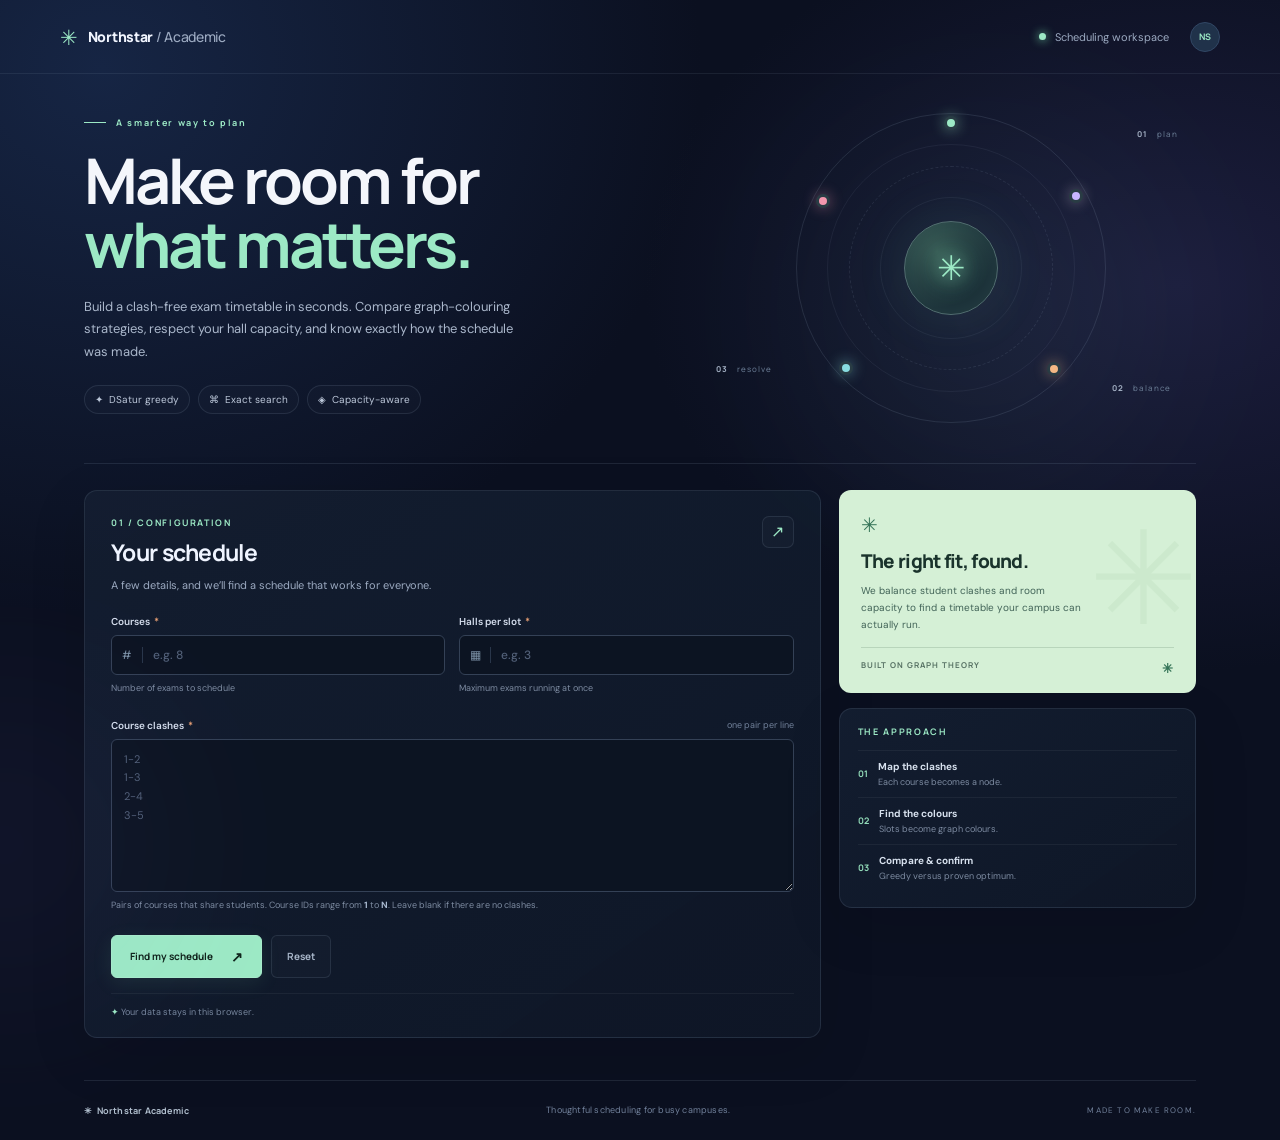
<file: exam-timetable-scheduler/index.html>
<!doctype html>
<html lang="en">
<head>
  <meta charset="UTF-8" />
  <meta name="viewport" content="width=device-width, initial-scale=1.0" />
  <meta name="theme-color" content="#0b1020" />
  <title>Smart Exam Scheduler</title>
  <link rel="preconnect" href="https://fonts.googleapis.com">
  <link rel="preconnect" href="https://fonts.gstatic.com" crossorigin>
  <link href="https://fonts.googleapis.com/css2?family=DM+Sans:wght@400;500;600;700&family=Manrope:wght@400;500;600;700;800&display=swap" rel="stylesheet">
  <link rel="stylesheet" href="static/styles.css" />
</head>
<body>
  <div class="ambient ambient-a"></div><div class="ambient ambient-b"></div>
  <header class="topbar"><a class="brand" href="#"><span class="brand-mark">✳</span><span>Northstar<span class="brand-light"> / Academic</span></span></a><div class="topbar-right"><span class="live-dot"></span><span>Scheduling workspace</span><span class="avatar">NS</span></div></header>
  <main class="page-shell">
    <section class="hero">
      <div class="hero-copy"><div class="eyebrow"><span class="eyebrow-line"></span> A smarter way to plan</div><h1>Make room for<br><span>what matters.</span></h1><p>Build a clash-free exam timetable in seconds. Compare graph-colouring strategies, respect your hall capacity, and know exactly how the schedule was made.</p><div class="hero-tags"><span>✦ &nbsp;DSatur greedy</span><span>⌘ &nbsp;Exact search</span><span>◈ &nbsp;Capacity-aware</span></div></div>
      <div class="hero-art" aria-hidden="true"><div class="orbit orbit-outer"></div><div class="orbit orbit-inner"></div><div class="orbit-node node-a"></div><div class="orbit-node node-b"></div><div class="orbit-node node-c"></div><div class="orbit-node node-d"></div><div class="orbit-node node-e"></div><div class="orbit-core"><span>✳</span></div><div class="art-label art-label-one">01 <span>plan</span></div><div class="art-label art-label-two">02 <span>balance</span></div><div class="art-label art-label-three">03 <span>resolve</span></div></div>
    </section>
    <section class="workspace-grid">
      <aside class="config-card card"><div class="card-heading"><div><div class="section-kicker">01 / CONFIGURATION</div><h2>Your schedule</h2></div><button class="icon-btn" id="sampleBtn" title="Load example data">↗</button></div><p class="section-intro">A few details, and we’ll find a schedule that works for everyone.</p>
        <form id="scheduleForm" novalidate><div class="field-row"><label class="field"><span class="field-label">Courses <span class="required">*</span></span><span class="input-wrap"><span class="input-prefix">#</span><input id="courseCount" type="number" min="1" max="100" step="1" placeholder="e.g. 8" /></span><span class="field-hint">Number of exams to schedule</span><span class="field-error" id="nError"></span></label><label class="field"><span class="field-label">Halls per slot <span class="required">*</span></span><span class="input-wrap"><span class="input-prefix">▦</span><input id="hallCount" type="number" min="1" max="100" step="1" placeholder="e.g. 3" /></span><span class="field-hint">Maximum exams running at once</span><span class="field-error" id="rError"></span></label></div>
          <label class="field clash-field"><span class="field-label">Course clashes <span class="required">*</span><span class="label-aside">one pair per line</span></span><textarea id="clashes" rows="7" placeholder="1-2&#10;1-3&#10;2-4&#10;3-5" spellcheck="false"></textarea><span class="field-hint">Pairs of courses that share students. Course IDs range from <b>1</b> to <b>N</b>. Leave blank if there are no clashes.</span><span class="field-error" id="clashError"></span></label>
          <div class="form-footer"><button class="btn btn-primary" id="generateBtn" type="submit"><span>Find my schedule</span><span class="btn-arrow">↗</span></button><button class="btn btn-quiet" type="reset" id="resetBtn">Reset</button></div>
        </form><div class="privacy-note"><span>✦</span> Your data stays in this browser.</div>
      </aside>
      <aside class="side-stack"><div class="note-card"><div class="note-icon">✳</div><div class="note-title">The right fit, found.</div><p>We balance student clashes and room capacity to find a timetable your campus can actually run.</p><div class="note-rule"></div><div class="note-meta"><span>BUILT ON GRAPH THEORY</span><span>✳</span></div></div><div class="how-card card"><div class="section-kicker">THE APPROACH</div><div class="how-line"><span class="how-number">01</span><div><b>Map the clashes</b><span>Each course becomes a node.</span></div></div><div class="how-line"><span class="how-number">02</span><div><b>Find the colours</b><span>Slots become graph colours.</span></div></div><div class="how-line"><span class="how-number">03</span><div><b>Compare &amp; confirm</b><span>Greedy versus proven optimum.</span></div></div></div></aside>
    </section>
    <div class="error-banner" id="formError" role="alert" hidden></div>
    <section class="results" id="results" hidden>
      <div class="results-header"><div><div class="section-kicker">02 / THE RESULTS</div><h2>Your timetable, <em>at a glance.</em></h2><p class="results-subtitle" id="resultSummary"></p></div><button class="btn btn-secondary" id="editBtn">← Edit configuration</button></div>
      <div class="stats-grid" id="statsGrid"></div>
      <div class="results-grid"><article class="panel comparison-panel"><div class="panel-heading"><div><div class="section-kicker">HEAD-TO-HEAD</div><h3>Algorithm comparison</h3></div><span class="pill pill-violet">Same conflict graph</span></div><div class="table-wrap"><table><thead><tr><th>Algorithm</th><th>Slots</th><th>Time</th><th>Timetable</th><th>Optimal</th><th>vs. exact</th></tr></thead><tbody id="comparisonBody"></tbody></table></div><p class="panel-foot" id="searchNote"></p></article>
        <article class="panel charts-panel"><div class="panel-heading"><div><div class="section-kicker">THE NUMBERS</div><h3>Performance snapshot</h3></div><span class="chart-mark">◒</span></div><div class="chart-box"><div class="chart-title">SLOTS USED <span>fewer is better</span></div><div id="slotChart" class="bar-chart"></div></div><div class="chart-box chart-box-time"><div class="chart-title">EXECUTION TIME <span>milliseconds · log scale</span></div><div id="timeChart" class="bar-chart"></div></div></article></div>
      <div class="panel timetable-panel"><div class="panel-heading"><div><div class="section-kicker">THE SCHEDULE</div><h3>Exams by time slot</h3></div><div class="tab-switch" role="tablist"><button class="tab active" data-view="greedy">DSatur</button><button class="tab" data-view="exact">Exact</button></div></div><div class="timetable-summary" id="timetableSummary"></div><div id="timetable" class="timetable-scroll"></div><div class="timetable-legend" id="timetableLegend"></div></div>
      <div class="results-grid lower-grid"><article class="panel graph-panel"><div class="panel-heading"><div><div class="section-kicker">THE CONFLICTS</div><h3>Course relationship map</h3></div><div class="tab-switch" role="tablist"><button class="graph-tab active" data-graph="greedy">DSatur</button><button class="graph-tab" data-graph="exact">Exact</button></div></div><div class="graph-canvas-wrap"><canvas id="graphCanvas" aria-label="Conflict graph"></canvas></div><div class="graph-legend" id="graphLegend"></div><div class="graph-foot"><span>● Course</span><span>— Conflict</span><span id="edgeCount"></span></div></article>
        <article class="panel export-panel"><div class="section-kicker">TAKE IT WITH YOU</div><h3>Export your results</h3><p>Download a clean CSV to share with your team or import into your workflow.</p><button class="export-button" data-export="greedy"><span class="export-icon">↓</span><span><b>DSatur timetable</b><small>One row per slot · CSV</small></span><span class="export-arrow">↗</span></button><button class="export-button" data-export="exact"><span class="export-icon export-icon-violet">↓</span><span><b>Exact timetable</b><small>One row per slot · CSV</small></span><span class="export-arrow">↗</span></button><button class="export-button" data-export="comparison"><span class="export-icon export-icon-teal">↓</span><span><b>Algorithm comparison</b><small>Slots, timings &amp; status · CSV</small></span><span class="export-arrow">↗</span></button><div class="export-foot">✦ &nbsp;Exported schedules are constraint-checked.</div></article></div>
      <article class="panel benchmark-panel"><div class="panel-heading"><div><div class="section-kicker">OPTIONAL / PERFORMANCE LAB</div><h3>Benchmark mode</h3><p class="panel-subtitle">Generate reproducible random graphs to see how the algorithms scale.</p></div><span class="pill pill-teal">Seeded &amp; measured</span></div><div class="benchmark-controls"><label class="field"><span class="field-label">Edge density</span><select id="densitySelect"><option value="0.1">10% · sparse</option><option value="0.25" selected>25% · balanced</option><option value="0.5">50% · dense</option><option value="0.75">75% · very dense</option></select></label><label class="field"><span class="field-label">Random seed</span><input id="seedInput" type="number" value="2026" /></label><button id="benchmarkBtn" class="btn btn-primary"><span>Run benchmarks</span><span class="btn-arrow">↗</span></button><span class="benchmark-hint">10 · 20 · 30 · 40 · 50 courses<br>Exact search: 1.5s limit per graph</span></div><div id="benchmarkOutput" class="benchmark-output" hidden></div></article>
      <div class="disclaimer">✦ &nbsp;DSatur is a fast heuristic and does not guarantee the minimum. Exact search reports optimal only when it has ruled out every smaller feasible schedule.</div>
    </section>
    <footer class="footer"><span>✳ &nbsp;Northstar Academic</span><span>Thoughtful scheduling for busy campuses.</span><span>MADE TO MAKE ROOM.</span></footer>
  </main><div class="toast" id="toast" role="status"></div><script src="static/app.js"></script>
</body>
</html>
</file>
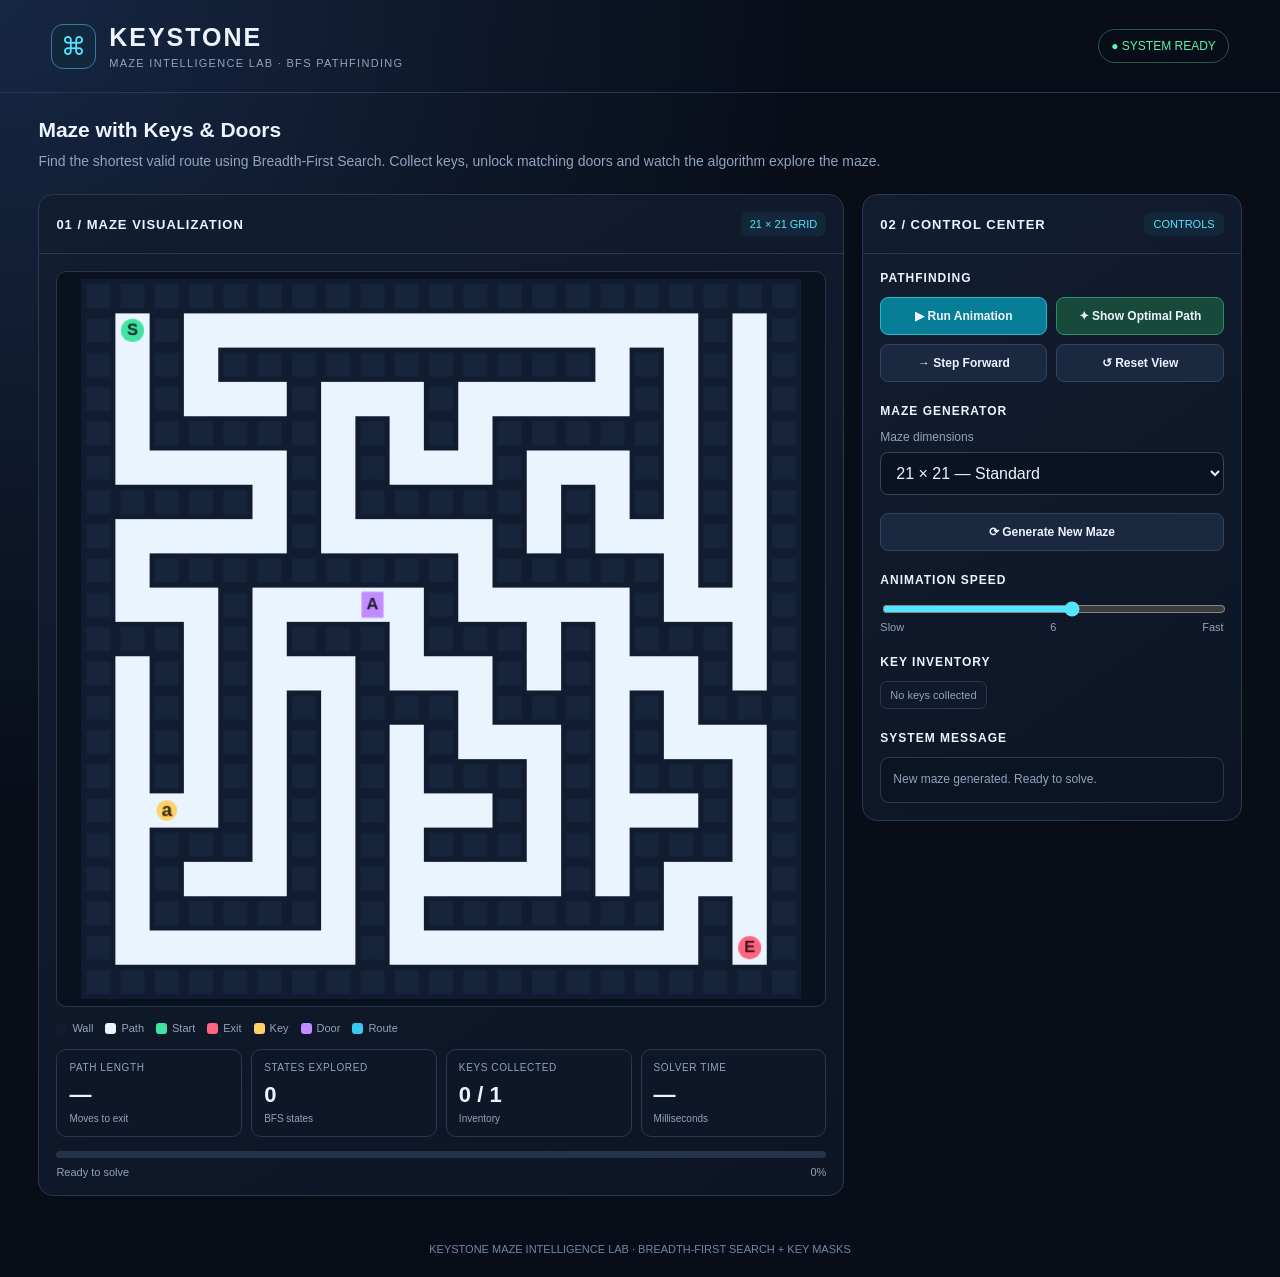
<file: keystone-maze.html>
<!DOCTYPE html>
<html lang="en">
<head>
<meta charset="UTF-8">
<meta name="viewport" content="width=device-width, initial-scale=1">
<title>KEYSTONE | Maze Intelligence Lab</title>
<style>
:root{--bg:#080d18;--panel:#111a2b;--border:#293853;--text:#eef4ff;--muted:#92a3bf;--cyan:#55e6ff;--green:#5df2b0;--red:#ff6f87;--gold:#ffd166}
*{box-sizing:border-box}
body{margin:0;background:radial-gradient(ellipse at top left,#162743,transparent 45%),var(--bg);color:var(--text);font-family:Segoe UI,Arial,sans-serif}
header{padding:23px 4%;border-bottom:1px solid var(--border);display:flex;justify-content:space-between;align-items:center;gap:15px;flex-wrap:wrap}
.brand{display:flex;align-items:center;gap:13px}
.logo{width:45px;height:45px;display:grid;place-items:center;background:#12283c;border:1px solid #397c99;border-radius:12px;color:var(--cyan);font-size:25px}
h1{font-size:25px;letter-spacing:2px;margin:0 0 5px}
.sub{font-size:11px;color:var(--muted);letter-spacing:1.3px}
.status{color:var(--green);font-size:12px;border:1px solid #285844;padding:9px 12px;border-radius:30px}
main{max-width:1450px;margin:auto;padding:25px 3%}
.intro{margin-bottom:22px}
.intro h2{font-size:21px;margin:0 0 8px}
.intro p{font-size:14px;color:var(--muted);line-height:1.6;margin:0}
.layout{display:grid;grid-template-columns:minmax(0,1.7fr) minmax(270px,.8fr);gap:18px;align-items:start}
.panel{background:linear-gradient(145deg,#121d30,#0d1524);border:1px solid var(--border);border-radius:15px;overflow:hidden;min-width:0}
.panel-head{padding:17px;border-bottom:1px solid var(--border);display:flex;justify-content:space-between;align-items:center;gap:10px;flex-wrap:wrap}
.panel-head h2{font-size:13px;letter-spacing:1px;margin:0}
.tag{font-size:11px;color:var(--cyan);background:#12283a;padding:6px 9px;border-radius:7px}
.panel-body{padding:17px}
.canvas-wrap{display:grid;place-items:center;background:#09111e;border:1px solid #263750;border-radius:10px;padding:7px}
canvas{width:100%;height:auto;display:block;max-width:720px}
.legend{display:flex;flex-wrap:wrap;gap:12px;margin:15px 0 5px}
.legend span{font-size:11px;color:var(--muted);display:flex;align-items:center;gap:5px}
.swatch{width:11px;height:11px;border-radius:3px;display:inline-block}
.metrics{display:grid;grid-template-columns:repeat(4,minmax(0,1fr));gap:9px;margin-top:15px}
.metric{background:#0e1727;border:1px solid var(--border);border-radius:10px;padding:12px;min-width:0}
.metric-label{font-size:10px;text-transform:uppercase;letter-spacing:.6px;color:var(--muted);margin-bottom:9px}
.metric-value{font-size:clamp(16px,2vw,22px);font-weight:700;overflow-wrap:anywhere}
.metric small{display:block;color:var(--muted);font-size:10px;margin-top:5px}
.track{height:7px;background:#25334a;border-radius:10px;overflow:hidden;margin-top:14px}
.bar{height:100%;width:0;background:linear-gradient(90deg,#25b5db,#67f0bb);transition:width 0.1s ease}
.range-label{display:flex;justify-content:space-between;color:var(--muted);font-size:11px;margin-top:8px}
.section{margin-bottom:22px}.section:last-child{margin-bottom:0}
.section h3{font-size:12px;letter-spacing:1px;margin:0 0 12px}
button,select,input{font:inherit}
button{background:#1a2840;border:1px solid #34445e;color:var(--text);border-radius:8px;padding:11px 10px;cursor:pointer;font-size:12px;font-weight:600}
button:hover{background:#263957;border-color:var(--cyan)}
button:disabled{opacity:.5;cursor:not-allowed}
button.primary{background:#087d96;border-color:#22b8d0}
button.success{background:#174a3b;border-color:#328b6d}
.grid-buttons{display:grid;grid-template-columns:1fr 1fr;gap:9px}
.full{width:100%}
label{display:block;color:var(--muted);font-size:12px;margin-bottom:8px}
select,input[type=number]{width:100%;background:#0a1322;color:var(--text);border:1px solid #34445e;padding:11px;border-radius:8px}
input[type=range]{width:100%;accent-color:var(--cyan)}
.speed-label{display:flex;justify-content:space-between;color:var(--muted);font-size:11px}
.inventory{display:flex;gap:7px;flex-wrap:wrap}
.chip{font-size:11px;padding:7px 9px;border:1px solid #63572f;background:#302a1a;color:var(--gold);border-radius:7px}
.chip.empty{border-color:var(--border);background:#101a2b;color:var(--muted)}
.message{padding:12px;border:1px solid var(--border);border-radius:9px;background:#0b1422;color:var(--muted);font-size:12px;line-height:1.6;overflow-wrap:anywhere}
.message.good{border-color:#28684f;color:#9df3cb}
.message.bad{border-color:#74404e;color:#ff9eae}
footer{text-align:center;padding:22px;color:#7386a5;font-size:11px}
@media(max-width:900px){.layout{grid-template-columns:1fr}.metrics{grid-template-columns:repeat(2,minmax(0,1fr))}}
@media(max-width:430px){.panel-body{padding:11px}.grid-buttons{grid-template-columns:1fr}.metrics{gap:6px}.metric{padding:9px}}
</style>
</head>
<body>
<header>
  <div class="brand">
    <div class="logo">⌘</div>
    <div><h1>KEYSTONE</h1><div class="sub">MAZE INTELLIGENCE LAB · BFS PATHFINDING</div></div>
  </div>
  <div class="status">● SYSTEM READY</div>
</header>

<main>
  <div class="intro">
    <h2>Maze with Keys &amp; Doors</h2>
    <p>Find the shortest valid route using Breadth-First Search. Collect keys, unlock matching doors and watch the algorithm explore the maze.</p>
  </div>

  <div class="layout">
    <section class="panel">
      <div class="panel-head"><h2>01 / MAZE VISUALIZATION</h2><span class="tag" id="mazeSize">21 × 21 GRID</span></div>
      <div class="panel-body">
        <div class="canvas-wrap"><canvas id="mazeCanvas" width="630" height="630"></canvas></div>
        <div class="legend">
          <span><i class="swatch" style="background:#111c30"></i>Wall</span>
          <span><i class="swatch" style="background:#e9f4ff"></i>Path</span>
          <span><i class="swatch" style="background:#40e3a2"></i>Start</span>
          <span><i class="swatch" style="background:#ff657e"></i>Exit</span>
          <span><i class="swatch" style="background:#ffd166"></i>Key</span>
          <span><i class="swatch" style="background:#c28bff"></i>Door</span>
          <span><i class="swatch" style="background:#39c9ef"></i>Route</span>
        </div>
        <div class="metrics">
          <div class="metric"><div class="metric-label">Path length</div><div class="metric-value" id="pathLength">—</div><small>Moves to exit</small></div>
          <div class="metric"><div class="metric-label">States explored</div><div class="metric-value" id="states">0</div><small>BFS states</small></div>
          <div class="metric"><div class="metric-label">Keys collected</div><div class="metric-value" id="keyCount">0 / 0</div><small>Inventory</small></div>
          <div class="metric"><div class="metric-label">Solver time</div><div class="metric-value" id="solveTime">—</div><small>Milliseconds</small></div>
        </div>
        <div class="track"><div class="bar" id="progress"></div></div>
        <div class="range-label"><span id="stepLabel">Ready to solve</span><span id="percent">0%</span></div>
      </div>
    </section>

    <aside class="panel">
      <div class="panel-head"><h2>02 / CONTROL CENTER</h2><span class="tag">CONTROLS</span></div>
      <div class="panel-body">
        <div class="section">
          <h3>PATHFINDING</h3>
          <div class="grid-buttons">
            <button class="primary" id="runBtn">▶ Run Animation</button>
            <button class="success" id="pathBtn">✦ Show Optimal Path</button>
            <button id="stepBtn">→ Step Forward</button>
            <button id="resetBtn">↺ Reset View</button>
          </div>
        </div>
        <div class="section">
          <h3>MAZE GENERATOR</h3>
          <label for="sizeSelect">Maze dimensions</label>
          <select id="sizeSelect">
            <option value="11">11 × 11 — Small</option>
            <option value="15">15 × 15 — Medium</option>
            <option value="21" selected>21 × 21 — Standard</option>
            <option value="31">31 × 31 — Large</option>
          </select>
          <br><br>
          <button class="full" id="generateBtn">⟳ Generate New Maze</button>
        </div>
        <div class="section">
          <h3>ANIMATION SPEED</h3>
          <input type="range" id="speed" min="1" max="10" value="6">
          <div class="speed-label"><span>Slow</span><span id="speedText">6</span><span>Fast</span></div>
        </div>
        <div class="section">
          <h3>KEY INVENTORY</h3>
          <div class="inventory" id="inventory"><span class="chip empty">No keys collected</span></div>
        </div>
        <div class="section">
          <h3>SYSTEM MESSAGE</h3>
          <div class="message" id="message" role="status" aria-live="polite">Maze ready. Choose a pathfinding action.</div>
        </div>
      </div>
    </aside>
  </div>
</main>
<footer>KEYSTONE MAZE INTELLIGENCE LAB · BREADTH-FIRST SEARCH + KEY MASKS</footer>

<script>
"use strict";

const $ = id => document.getElementById(id);
const canvas = $("mazeCanvas");
const ctx = canvas.getContext("2d");

/*
  Tile markers:
    "#"      wall
    "."      floor
    "S"      start
    "X"      exit  (NOT "E": "E" falls in the A-F door range)
    "a"-"f"  keys
    "A"-"F"  doors
*/
const isKey  = t => /^[a-f]$/.test(t);
const isDoor = t => /^[A-F]$/.test(t);

let N = 21;
let grid = [];
let start = {r:1, c:1};
let end = {r:19, c:19};
let path = [];
let explored = 0;
let solveMs = 0;
let currentStep = 0;
let currentMask = 0;
let totalKeys = 0;
let viewMode = "idle";
let timer = null;

const COLORS = {
  wall:"#111c30", floor:"#e9f4ff", start:"#40e3a2",
  end:"#ff657e", key:"#ffd166", door:"#c28bff",
  route:"#39c9ef"
};

function message(text, type="") {
  $("message").textContent = text;
  $("message").className = "message" + (type ? " " + type : "");
}

function stopTimer() {
  if (timer !== null) {
    clearInterval(timer);
    timer = null;
  }
}

function countKeys() {
  let n = 0;
  for (const row of grid) for (const ch of row) {
    if (isKey(ch)) n++;
  }
  return n;
}

function bfs() {
  const begin = performance.now();
  const dirs = [[1,0], [-1,0], [0,1], [0,-1]];
  const encode = (r, c, m) => r + "," + c + "," + m;
  const queue = [];
  const seen = new Set();
  const parent = new Map();

  let initialMask = 0;
  const startTile = grid[start.r][start.c];
  if (isKey(startTile)) {
    initialMask |= 1 << (startTile.charCodeAt(0) - 97);
  }

  const first = {r: start.r, c: start.c, mask: initialMask};
  first.id = encode(first.r, first.c, first.mask);
  queue.push(first);
  seen.add(first.id);

  let head = 0, goal = null;

  while (head < queue.length) {
    const cur = queue[head++];

    if (cur.r === end.r && cur.c === end.c) {
      goal = cur;
      break;
    }

    for (const [dr, dc] of dirs) {
      const r = cur.r + dr, c = cur.c + dc;
      if (r < 0 || r >= N || c < 0 || c >= N) continue;

      const tile = grid[r][c];
      if (tile === "#") continue;

      let nextMask = cur.mask;

      if (isKey(tile)) {
        nextMask |= 1 << (tile.charCodeAt(0) - 97);
      }

      if (isDoor(tile)) {
        const requiredBit = 1 << (tile.toLowerCase().charCodeAt(0) - 97);
        if ((cur.mask & requiredBit) === 0) continue;
      }

      const id = encode(r, c, nextMask);
      if (seen.has(id)) continue;

      const next = {r, c, mask: nextMask, id};
      seen.add(id);
      parent.set(id, cur.id);
      queue.push(next);
    }
  }

  const duration = performance.now() - begin;
  if (!goal) return {found: false, path: [], explored: seen.size, duration};

  const result = [];
  let id = goal.id;

  while (id) {
    const [r, c, mask] = id.split(",").map(Number);
    result.push({r, c, mask});
    if (id === first.id) break;
    id = parent.get(id);
  }

  result.reverse();
  return {found: true, path: result, explored: seen.size, duration};
}

function drawMaze() {
  if (!grid.length) return;

  const cell = canvas.width / N;
  ctx.clearRect(0, 0, canvas.width, canvas.height);

  for (let r = 0; r < N; r++) {
    for (let c = 0; c < N; c++) {
      const v = grid[r][c], x = c * cell, y = r * cell;
      ctx.fillStyle = (v === "#") ? COLORS.wall : COLORS.floor;
      ctx.fillRect(x, y, cell, cell);

      if (v === "#") {
        ctx.fillStyle = "#17253c";
        ctx.fillRect(x + cell * .15, y + cell * .15, cell * .7, cell * .7);
      } else if (isKey(v)) {
        ctx.fillStyle = COLORS.key;
        ctx.beginPath();
        ctx.arc(x + cell / 2, y + cell / 2, cell * .3, 0, Math.PI * 2);
        ctx.fill();
        ctx.fillStyle = "#352a0b";
        ctx.font = "bold " + Math.max(8, cell * .55) + "px Arial";
        ctx.textAlign = "center"; ctx.textBaseline = "middle";
        ctx.fillText(v, x + cell / 2, y + cell / 2);
      } else if (isDoor(v)) {
        const bit = 1 << (v.toLowerCase().charCodeAt(0) - 97);
        ctx.fillStyle = (currentMask & bit) ? "#8bdcc1" : COLORS.door;
        ctx.fillRect(x + cell * .18, y + cell * .12, cell * .64, cell * .76);
        ctx.fillStyle = "#241b37";
        ctx.font = "bold " + Math.max(8, cell * .48) + "px Arial";
        ctx.textAlign = "center"; ctx.textBaseline = "middle";
        ctx.fillText((currentMask & bit) ? "✓" : v, x + cell / 2, y + cell / 2);
      }

      if (v === "S") {
        ctx.fillStyle = COLORS.start;
        ctx.beginPath(); ctx.arc(x + cell / 2, y + cell / 2, cell * .34, 0, Math.PI * 2); ctx.fill();
        ctx.fillStyle = "#09261d"; ctx.font = "bold " + Math.max(8, cell * .48) + "px Arial";
        ctx.textAlign = "center"; ctx.textBaseline = "middle";
        ctx.fillText("S", x + cell / 2, y + cell / 2);
      }

      if (v === "X") {
        ctx.fillStyle = COLORS.end;
        ctx.beginPath(); ctx.arc(x + cell / 2, y + cell / 2, cell * .34, 0, Math.PI * 2); ctx.fill();
        ctx.fillStyle = "#3c1020"; ctx.font = "bold " + Math.max(8, cell * .48) + "px Arial";
        ctx.textAlign = "center"; ctx.textBaseline = "middle";
        ctx.fillText("E", x + cell / 2, y + cell / 2);
      }
    }
  }

  if (path.length && viewMode !== "idle") {
    const last = (viewMode === "path") ? path.length - 1 : currentStep;
    ctx.strokeStyle = COLORS.route;
    ctx.lineWidth = Math.max(2, cell * .18);
    ctx.lineCap = "round"; ctx.lineJoin = "round"; ctx.beginPath();

    for (let i = 0; i <= last && i < path.length; i++) {
      const p = path[i], x = (p.c + .5) * cell, y = (p.r + .5) * cell;
      if (i === 0) ctx.moveTo(x, y); else ctx.lineTo(x, y);
    }
    ctx.stroke();

    if (path[last]) {
      const p = path[last];
      ctx.fillStyle = "#ffffff";
      ctx.beginPath();
      ctx.arc((p.c + .5) * cell, (p.r + .5) * cell, cell * .22, 0, Math.PI * 2);
      ctx.fill();
    }
  }
}

function updateInventory() {
  const box = $("inventory");
  box.replaceChildren();
  let count = 0;

  for (let i = 0; i < 6; i++) if (currentMask & (1 << i)) {
    const chip = document.createElement("span");
    chip.className = "chip";
    chip.textContent = "🔑 " + String.fromCharCode(65 + i) + " collected";
    box.appendChild(chip);
    count++;
  }

  if (!count) {
    const empty = document.createElement("span");
    empty.className = "chip empty";
    empty.textContent = "No keys collected";
    box.appendChild(empty);
  }

  $("keyCount").textContent = count + " / " + totalKeys;
}

function updateProgress() {
  const maxSteps = Math.max(1, path.length - 1);
  const pct = path.length ? Math.round((currentStep / maxSteps) * 100) : 0;
  $("progress").style.width = pct + "%";
  $("percent").textContent = pct + "%";
  $("stepLabel").textContent = path.length ? "Step " + currentStep + " of " + maxSteps : "Ready to solve";
}

function updateDisplay() {
  if (path.length && path[currentStep]) {
    currentMask = path[currentStep].mask;
  }
  updateInventory();
  updateProgress();
  drawMaze();
}

function solveAndStore() {
  stopTimer();
  try {
    const result = bfs();
    path = result.path;
    explored = result.explored;
    solveMs = result.duration;

    $("pathLength").textContent = path.length ? path.length - 1 : "—";
    $("states").textContent = explored.toLocaleString();
    $("solveTime").textContent = solveMs.toFixed(2) + " ms";

    if (!result.found) {
      message("No valid route found. Check walls, keys and doors.", "bad");
      return false;
    }
    return true;
  } catch (err) {
    message("Solver error: " + err.message, "bad");
    console.error(err);
    return false;
  }
}

function showPath() {
  if (!solveAndStore()) return;
  viewMode = "path";
  currentStep = path.length - 1;
  updateDisplay();
  message("Shortest valid route found: " + (path.length - 1) + " moves. BFS explored " + explored + " states.", "good");
}

function runAnimation() {
  if (!solveAndStore()) return;

  if (path.length <= 1) {
    viewMode = "path";
    updateDisplay();
    message("The exit is reached.", "good");
    return;
  }

  viewMode = "walk";
  currentStep = 0;
  updateDisplay();
  message("Animation running: following the shortest valid route.", "good");

  const tick = () => {
    if (currentStep >= path.length - 1) {
      stopTimer();
      viewMode = "path";
      updateDisplay();
      message("Maze solved in " + (path.length - 1) + " moves.", "good");
      return;
    }

    currentStep++;
    updateDisplay();

    const p = path[currentStep];
    const tile = grid[p.r][p.c];
    if (isKey(tile)) message("Key " + tile.toUpperCase() + " collected.", "good");
    else if (isDoor(tile)) message("Door " + tile + " unlocked.");
  };

  const delay = () => Math.max(10, 510 - Number($("speed").value) * 48);
  timer = setInterval(tick, delay());
}

function stepForward() {
  if (!path.length || viewMode === "idle" || viewMode === "path") {
    if (!solveAndStore()) return;
    viewMode = "walk";
    currentStep = 0;
  }

  if (currentStep < path.length - 1) {
    currentStep++;
    updateDisplay();

    if (currentStep === path.length - 1) {
      viewMode = "path";
      updateDisplay();
      message("Exit reached. Shortest route completed.", "good");
    } else {
      message("Advanced to step " + currentStep + ".");
    }
  }
}

function resetView() {
  stopTimer();
  currentStep = 0;
  currentMask = 0;
  viewMode = "idle";
  updateDisplay();
  message("View reset. Select a pathfinding action.");
}

function generateMaze(size) {
  stopTimer();
  N = size;
  grid = Array.from({length: N}, () => Array(N).fill("#"));

  const stack = [{r:1, c:1}];
  grid[1][1] = ".";
  const dirs = [[-2,0], [2,0], [0,-2], [0,2]];

  while (stack.length) {
    const cur = stack[stack.length - 1];
    const choices = [];

    for (const [dr, dc] of dirs) {
      const r = cur.r + dr, c = cur.c + dc;
      if (r > 0 && r < N - 1 && c > 0 && c < N - 1 && grid[r][c] === "#") {
        choices.push({r, c, dr, dc});
      }
    }

    if (!choices.length) {
      stack.pop();
      continue;
    }

    const next = choices[Math.floor(Math.random() * choices.length)];
    grid[cur.r + next.dr / 2][cur.c + next.dc / 2] = ".";
    grid[next.r][next.c] = ".";
    stack.push({r: next.r, c: next.c});
  }

  start = {r: 1, c: 1};
  end = {r: N - 2, c: N - 2};
  grid[start.r][start.c] = "S";
  grid[end.r][end.c] = "X";   // FIX: was "E", which the door check treated as Door E

  const tempPath = bfs();
  if (tempPath.found && tempPath.path.length > 8) {
    const route = tempPath.path;
    const keyPos = route[Math.floor(route.length * 0.3)];
    const doorPos = route[Math.floor(route.length * 0.6)];

    if (grid[keyPos.r][keyPos.c] === "." && grid[doorPos.r][doorPos.c] === ".") {
      grid[keyPos.r][keyPos.c] = "a";
      grid[doorPos.r][doorPos.c] = "A";
    }
  }

  totalKeys = countKeys();
  $("mazeSize").textContent = N + " × " + N + " GRID";
  $("pathLength").textContent = "—";
  $("states").textContent = "0";
  $("solveTime").textContent = "—";
  path = [];
  explored = 0;
  solveMs = 0;
  currentStep = 0;
  currentMask = 0;
  viewMode = "idle";

  updateDisplay();
  message("New maze generated. Ready to solve.");
}

$("runBtn").addEventListener("click", runAnimation);
$("pathBtn").addEventListener("click", showPath);
$("stepBtn").addEventListener("click", stepForward);
$("resetBtn").addEventListener("click", resetView);
$("generateBtn").addEventListener("click", () => generateMaze(Number($("sizeSelect").value)));
$("speed").addEventListener("input", () => $("speedText").textContent = $("speed").value);

generateMaze(21);
</script>
</body>
</html>
</file>
<file: exam-timetable-scheduler/static/styles.css>
:root{--bg:#0b1020;--panel:#111a2c;--panel2:#151f33;--border:rgba(173,192,223,.12);--ink:#eff4ff;--muted:#9caac1;--dim:#71809a;--mint:#9ce9c5;--mint-dark:#17392f;--lav:#c7b5ff;--orange:#f3b784;--teal:#83dce0;--font:"DM Sans",sans-serif;--display:"Manrope",sans-serif;--slots:#a5ebc9,#c5b5ff,#f5bb8e,#88dce1,#f396ad,#b0d2ff,#e6db8d,#e5aaef,#b8e38c,#e5c6a5}*{box-sizing:border-box}html{scroll-behavior:smooth}body{margin:0;background:radial-gradient(ellipse at 8% 6%,#162544 0,transparent 36%),radial-gradient(ellipse at 92% 25%,#1c1d3d 0,transparent 32%),var(--bg);font-family:var(--font);color:var(--ink);min-height:100vh;overflow-x:hidden}.ambient{position:absolute;border-radius:50%;filter:blur(110px);opacity:.08;pointer-events:none}.ambient-a{width:280px;height:280px;background:#80f0c5;top:170px;right:12%}.ambient-b{width:250px;height:250px;background:#9b84ff;top:720px;left:-120px}.topbar{height:74px;border-bottom:1px solid rgba(173,192,223,.09);display:flex;align-items:center;justify-content:space-between;padding:0 max(calc((100vw - 1160px)/2),28px);position:relative;z-index:2}.brand{font:800 14px var(--display);letter-spacing:-.3px;color:#f2f6ff;text-decoration:none;display:flex;align-items:center;gap:10px}.brand-mark{font-size:21px;color:var(--mint);font-weight:400}.brand-light{font-weight:500;color:var(--muted)}.topbar-right{font-size:11px;color:var(--muted);display:flex;align-items:center;gap:9px}.live-dot{width:7px;height:7px;background:var(--mint);border-radius:50%;box-shadow:0 0 10px #7cebb6}.avatar{margin-left:12px;width:30px;height:30px;border-radius:50%;display:grid;place-items:center;background:#20324a;color:var(--mint);font:700 9px var(--display);border:1px solid #314765}.page-shell{max-width:1160px;margin:auto;padding:0 24px}.hero{display:grid;grid-template-columns:1.05fr .95fr;align-items:center;min-height:377px;position:relative;overflow:hidden;border-bottom:1px solid var(--border)}.hero-copy{padding:42px 0 49px;position:relative;z-index:1}.eyebrow,.section-kicker{font:700 9px var(--display);letter-spacing:1.65px;color:var(--mint)}.eyebrow{display:flex;align-items:center;gap:10px;margin-bottom:19px}.eyebrow-line{width:22px;height:1px;background:var(--mint)}h1{font:700 clamp(42px,5.2vw,63px)/1.02 var(--display);letter-spacing:-3px;margin:0;color:#f4f6fb}h1 span{color:var(--mint)}.hero-copy>p{font-size:13px;color:#aab7cb;max-width:440px;line-height:1.75;margin:19px 0 21px}.hero-tags{display:flex;flex-wrap:wrap;gap:8px}.hero-tags span{font-size:10px;color:#bdc8da;border:1px solid var(--border);padding:7px 10px;border-radius:20px;background:#ffffff04}.hero-art{position:relative;height:340px;max-width:490px;width:100%;justify-self:end}.orbit{position:absolute;border:1px solid rgba(177,201,224,.13);border-radius:50%;top:50%;left:50%;transform:translate(-50%,-50%)}.orbit-outer{width:310px;height:310px}.orbit-inner{width:204px;height:204px;border-style:dashed;border-color:rgba(177,201,224,.11)}.orbit:after{content:"";position:absolute;inset:30px;border:1px solid rgba(177,201,224,.07);border-radius:50%}.orbit-core{position:absolute;width:94px;height:94px;border-radius:50%;top:50%;left:50%;transform:translate(-50%,-50%);background:radial-gradient(circle at 35% 32%,#375a54,#192e36 65%);border:1px solid #526e70;box-shadow:0 0 55px #72e4b11b,inset 0 0 30px #b3ffe114;display:grid;place-items:center}.orbit-core span{font-size:34px;color:var(--mint);font-weight:300;text-shadow:0 0 20px #8ef3c6}.orbit-node{position:absolute;width:14px;height:14px;border-radius:50%;background:var(--mint);border:3px solid #293c44;box-shadow:0 0 14px #9ce9c577;top:50%;left:50%}.node-a{transform:translate(-50%,-50%) translate(0,-145px);background:#9ce9c5}.node-b{transform:translate(-50%,-50%) translate(125px,-72px);background:#c7b5ff;box-shadow:0 0 14px #c7b5c577}.node-c{transform:translate(-50%,-50%) translate(103px,101px);background:#f3b784;box-shadow:0 0 14px #f3b78477}.node-d{transform:translate(-50%,-50%) translate(-105px,100px);background:#88dce1;box-shadow:0 0 14px #88dce177}.node-e{transform:translate(-50%,-50%) translate(-128px,-67px);background:#f396ad;box-shadow:0 0 14px #f396ad77}.art-label{position:absolute;font:700 8px var(--display);letter-spacing:1px;color:#a8b5c8}.art-label span{color:#63748c;font-weight:500;margin-left:6px}.art-label-one{top:30px;right:18px}.art-label-two{bottom:45px;right:25px}.art-label-three{bottom:64px;left:10px}.workspace-grid{display:grid;grid-template-columns:1.65fr .8fr;gap:18px;padding:26px 0 42px}.card,.panel{background:linear-gradient(145deg,rgba(20,30,49,.92),rgba(15,23,39,.95));border:1px solid var(--border);border-radius:13px;box-shadow:0 18px 55px #03061022}.config-card{padding:25px 26px 19px}.card-heading,.panel-heading{display:flex;align-items:flex-start;justify-content:space-between;gap:16px}.card-heading h2,.results-header h2{font:700 23px var(--display);letter-spacing:-.7px;margin:7px 0 0}.section-intro{font-size:11px;color:var(--muted);margin:10px 0 23px}.icon-btn{width:32px;height:32px;border:1px solid var(--border);background:#ffffff05;color:var(--mint);border-radius:7px;font-size:16px;cursor:pointer;transition:.2s}.icon-btn:hover{background:#9ce9c51a;transform:translateY(-1px)}.field-row{display:grid;grid-template-columns:1fr 1fr;gap:14px}.field{display:flex;flex-direction:column;gap:7px;min-width:0}.field-label{font-size:10px;font-weight:600;color:#d5deed;display:flex;align-items:center;gap:4px}.required{color:#f2a678}.label-aside{margin-left:auto;font-weight:400;color:var(--dim);font-size:9px}.input-wrap{height:40px;display:flex;align-items:center;border:1px solid #344156;background:#0c1422;border-radius:6px;overflow:hidden;transition:.2s}.input-wrap:focus-within,textarea:focus,select:focus,.field>input:focus{border-color:#83d9b1;outline:0;box-shadow:0 0 0 3px #83d9b114}.input-prefix{width:34px;text-align:center;color:#7d93a8;border-right:1px solid #29364a;font-size:12px}.input-wrap input{border:0;outline:0;background:none;color:#f2f5fb;padding:0 10px;width:100%;height:100%;font:500 12px var(--font)}input::placeholder,textarea::placeholder{color:#526078}input[type=number]::-webkit-inner-spin-button{-webkit-appearance:none}.field-hint{font-size:9px;color:#7d8ba1;line-height:1.45}.field-hint b{color:#a9bad1}.clash-field{margin-top:17px}textarea{width:100%;resize:vertical;min-height:112px;border:1px solid #344156;background:#0c1422;border-radius:6px;color:#e3eaf5;font:11px/1.7 "DM Sans",sans-serif;padding:10px 12px;transition:.2s}select,.field>input{height:38px;padding:0 10px;background:#0c1422;border:1px solid #344156;border-radius:6px;color:#e5ecf6;font:11px var(--font);outline:0}.field-error{font-size:10px;color:#ff9c9c;min-height:0}.field-error:not(:empty){margin-top:-2px}.form-footer{display:flex;gap:9px;margin-top:16px}.btn{font:700 10px var(--display);border-radius:6px;cursor:pointer;transition:.2s;display:inline-flex;align-items:center;justify-content:center;gap:18px}.btn-primary{border:1px solid #a7ebcb;background:var(--mint);color:#10231b;padding:11px 13px;min-width:151px;box-shadow:0 5px 20px #83e0b519}.btn-primary:hover{background:#b3f2d3;transform:translateY(-1px);box-shadow:0 8px 22px #83e0b526}.btn-primary:disabled{opacity:.6;cursor:wait;transform:none}.btn-arrow{font-size:14px}.btn-quiet{border:1px solid var(--border);background:#ffffff04;color:#a6b4c7;padding:0 15px}.btn-quiet:hover,.btn-secondary:hover{border-color:#8295a9;color:#f1f5fc}.privacy-note{margin-top:15px;padding-top:12px;border-top:1px solid #ffffff0d;font-size:9px;color:#76859c}.privacy-note span{color:var(--mint)}.side-stack{display:flex;flex-direction:column;gap:15px}.note-card{background:#d5f0d6;border-radius:12px;color:#1a332c;padding:22px 22px 16px;min-height:190px;position:relative;overflow:hidden}.note-card:after{content:"✳";position:absolute;font-size:130px;line-height:1;color:#719d7616;right:-2px;top:25px}.note-icon{font-size:20px;color:#347357}.note-title{font:800 19px var(--display);letter-spacing:-.7px;margin-top:10px;position:relative;z-index:1}.note-card p{font-size:10px;line-height:1.7;color:#416357;max-width:225px;position:relative;z-index:1;margin:8px 0 12px}.note-rule{height:1px;background:#66876c42;margin:14px 0 11px}.note-meta{display:flex;justify-content:space-between;font:700 8px var(--display);letter-spacing:1px;color:#567163}.note-meta span:last-child{color:#347357;font-size:13px}.how-card{padding:16px 18px}.how-card>.section-kicker{margin-bottom:12px}.how-line{display:flex;align-items:center;gap:10px;padding:9px 0;border-top:1px solid #ffffff0d}.how-number{color:#93ddba;font:700 9px var(--display)}.how-line div{display:flex;flex-direction:column;gap:3px}.how-line b{font-size:10px;color:#d7e1ee}.how-line div span{font-size:9px;color:#7d8ba1}.footer{border-top:1px solid var(--border);height:60px;display:flex;align-items:center;justify-content:space-between;color:#71809a;font-size:9px;letter-spacing:.2px}.footer span:first-child{color:#b1bfce;font-weight:700;font-family:var(--display)}.footer span:last-child{letter-spacing:1.2px;font-size:8px}.results{padding:4px 0 42px}.results-header{display:flex;justify-content:space-between;align-items:end;margin:6px 0 19px}.results-header h2{font-size:26px;margin-top:7px}.results-header h2 em{font-style:normal;color:var(--mint)}.results-subtitle{font-size:11px;color:var(--muted);margin:7px 0 0}.btn-secondary{background:#ffffff07;border:1px solid var(--border);color:#c3cfdf;padding:10px 13px;gap:0}.stats-grid{display:grid;grid-template-columns:repeat(6,1fr);gap:10px;margin-bottom:14px}.stat-card{border:1px solid var(--border);background:linear-gradient(145deg,#151f32,#111a2a);border-radius:9px;padding:13px 13px 12px;min-height:80px;position:relative;overflow:hidden}.stat-card:after{content:"";position:absolute;width:55px;height:55px;right:-25px;bottom:-27px;background:var(--stat-color,#9ce9c5);opacity:.10;border-radius:50%;filter:blur(7px)}.stat-label{font-size:8px;color:#8493aa;letter-spacing:.8px;text-transform:uppercase}.stat-value{font:700 20px var(--display);margin-top:6px;color:var(--stat-color,#eef4fc)}.stat-small{font:400 9px var(--font);color:#8f9eb2;margin-left:4px}.results-grid{display:grid;grid-template-columns:1.35fr .85fr;gap:14px;margin-bottom:14px}.panel{padding:17px 18px}.panel h3{font:700 15px var(--display);letter-spacing:-.3px;margin:5px 0 0}.pill{font-size:8px;padding:5px 8px;border-radius:20px;white-space:nowrap}.pill-violet{color:#d2c6ff;background:#8069cc24;border:1px solid #a48bff38}.pill-teal{color:#97e7df;background:#3bb7a719;border:1px solid #65dbd132}.table-wrap{overflow-x:auto;margin-top:15px}table{border-collapse:collapse;width:100%;min-width:510px;text-align:left}th{font:700 8px var(--display);letter-spacing:.7px;color:#77869d;text-transform:uppercase;padding:9px 7px;border-bottom:1px solid var(--border)}td{font-size:9px;padding:11px 7px;border-bottom:1px solid #ffffff0a;color:#c9d4e2}tbody tr:last-child td{border-bottom:0}.algorithm-name{font-weight:700;color:#ebf1fa}.algorithm-sub{font-size:8px;color:#71819a;margin-top:3px}.status-ok{color:#8ae2b4}.status-no{color:#ffbc8e}.status-pending{color:#e8bd81}.panel-foot{font-size:9px;line-height:1.6;color:#8190a6;margin:10px 0 0}.charts-panel{min-width:0}.chart-mark{font-size:18px;color:#bea8ff}.chart-box{padding-top:15px}.chart-box-time{padding-top:16px;margin-top:12px;border-top:1px solid #ffffff0e}.chart-title{font:700 8px var(--display);letter-spacing:.8px;color:#9baac0;display:flex;justify-content:space-between}.chart-title span{font:400 8px var(--font);letter-spacing:0;color:#697990}.bar-chart{display:flex;gap:13px;align-items:end;height:70px;padding:10px 12px 0;margin-top:6px;border-bottom:1px solid #64758b30;position:relative}.bar-chart:before,.bar-chart:after{content:"";position:absolute;left:0;right:0;border-top:1px dashed #64758b20}.bar-chart:before{top:33%}.bar-chart:after{top:66%}.chart-column{flex:1;display:flex;flex-direction:column;align-items:center;justify-content:end;height:100%;position:relative;z-index:1}.chart-bar{width:min(43px,60%);min-height:3px;border-radius:4px 4px 1px 1px;transition:height .35s;background:var(--bar-color)}.chart-value{font:700 9px var(--display);color:#e6edf6;margin-bottom:3px}.chart-name{font-size:8px;color:#8b9ab0;margin-top:5px;white-space:nowrap}.timetable-panel{margin-bottom:14px}.tab-switch{display:flex;padding:3px;background:#0b1421;border:1px solid var(--border);border-radius:7px;gap:3px}.tab,.graph-tab{border:0;background:none;color:#8796ac;font:600 9px var(--font);padding:6px 10px;border-radius:5px;cursor:pointer}.tab.active,.graph-tab.active{background:#2c3a4c;color:#e6f2ec;box-shadow:0 1px 3px #05080d}.timetable-summary{font-size:10px;color:#9eacc0;margin:13px 0 10px}.timetable-summary strong{color:var(--mint)}.timetable-scroll{overflow-x:auto}.timetable{width:100%;border-spacing:0;border-collapse:separate;min-width:380px}.timetable th{padding:9px 8px;text-align:center;background:#0c1523;border-bottom:1px solid #29394e}.timetable th:first-child{text-align:left;border-radius:6px 0 0 0}.timetable th:last-child{border-radius:0 6px 0 0}.timetable td{padding:8px;text-align:center;background:#111a29;border-bottom:1px solid #ffffff09;border-right:1px solid #ffffff07}.timetable td:first-child{text-align:left;color:#aebacf;font-weight:600;border-left:1px solid #ffffff07}.timetable tr:last-child td{border-bottom:0}.course-chip{display:inline-grid;place-items:center;min-width:34px;height:24px;border-radius:5px;font:700 9px var(--display);color:#12221b;background:var(--slot);padding:0 6px}.empty-cell{color:#4c596c;font-size:11px}.timetable-legend,.graph-legend{display:flex;flex-wrap:wrap;gap:7px;margin-top:12px}.legend-item{display:flex;align-items:center;gap:5px;font-size:8px;color:#9cabc0}.legend-dot{width:7px;height:7px;border-radius:2px}.lower-grid{grid-template-columns:1.2fr .8fr}.graph-panel{min-width:0}.graph-canvas-wrap{height:275px;margin-top:9px;border:1px solid #ffffff0b;border-radius:7px;background:radial-gradient(ellipse,#1a293a,#0d1522);overflow:hidden}.graph-canvas-wrap canvas{width:100%;height:100%;display:block}.graph-foot{display:flex;gap:16px;margin-top:10px;font-size:8px;color:#8190a5}.graph-foot span:first-child{color:#9ce9c5}.export-panel h3{margin-top:6px}.export-panel>p{font-size:10px;color:#8796ac;line-height:1.6;margin:7px 0 14px}.export-button{width:100%;height:51px;border:1px solid #ffffff10;border-radius:7px;background:#ffffff04;display:flex;align-items:center;gap:10px;text-align:left;padding:8px 10px;margin-bottom:7px;cursor:pointer;color:#dce5f1;transition:.18s}.export-button:hover{border-color:#88d9b055;background:#9ce9c509;transform:translateX(2px)}.export-button>span:nth-child(2){display:flex;flex-direction:column;gap:4px;flex:1}.export-button b{font:600 9px var(--display)}.export-button small{font-size:8px;color:#7f8ea3}.export-icon{width:26px;height:26px;display:grid;place-items:center;background:#9ce9c51a;color:#9ce9c5;border-radius:6px;font-size:13px}.export-icon-violet{background:#c7b5ff1b;color:#c7b5ff}.export-icon-teal{background:#83dce01b;color:#83dce0}.export-arrow{color:#8291a8;font-size:12px}.export-foot{font-size:8px;color:#73839a;margin-top:9px}.benchmark-panel{margin-bottom:12px}.benchmark-panel .panel-heading{align-items:flex-start}.panel-subtitle{font-size:9px;color:#8291a6;margin:6px 0 0}.benchmark-controls{display:grid;grid-template-columns:1.2fr 1fr auto 1.2fr;align-items:end;gap:12px;margin-top:18px}.benchmark-controls .btn{height:38px;white-space:nowrap;padding:0 12px}.benchmark-hint{font-size:8px;line-height:1.7;color:#7f8da2;padding-bottom:2px}.benchmark-output{margin-top:16px}.benchmark-output table{min-width:620px}.benchmark-output .table-wrap{margin-top:9px}.benchmark-output .benchmark-seed{font-size:9px;color:#8594ab}.benchmark-status{font-size:8px;padding:4px 6px;border-radius:5px;background:#ffffff08}.disclaimer{font-size:9px;color:#77869b;line-height:1.6;padding:6px 1px 15px}.error-banner{border:1px solid #ef858544;color:#ffaaa9;background:#e9535310;border-radius:7px;padding:10px 12px;font-size:10px;margin:0 0 20px}.field.invalid .input-wrap,.field.invalid textarea{border-color:#e87b7b}.toast{position:fixed;bottom:22px;left:50%;transform:translate(-50%,20px);opacity:0;pointer-events:none;z-index:20;padding:10px 15px;background:#d7f2df;color:#17382a;border-radius:8px;font-size:10px;font-weight:600;box-shadow:0 8px 28px #0005;transition:.25s}.toast.show{opacity:1;transform:translate(-50%,0)}[hidden]{display:none!important}@media(max-width:850px){.hero{min-height:330px}.hero-art{transform:scale(.83);transform-origin:center right}.workspace-grid{grid-template-columns:1.35fr .8fr}.stats-grid{grid-template-columns:repeat(3,1fr)}.results-grid{grid-template-columns:1fr}.charts-panel{display:grid;grid-template-columns:1fr 1fr;column-gap:18px}.charts-panel>.panel-heading{grid-column:1/-1}.chart-box-time{margin-top:0;border:0;padding-top:15px}.lower-grid{grid-template-columns:1fr 1fr}.benchmark-controls{grid-template-columns:1fr 1fr}.benchmark-controls .btn{justify-self:start}}
@media(max-width:600px){.topbar{height:62px;padding:0 17px}.topbar-right{font-size:0}.topbar-right .live-dot{margin-right:-5px}.topbar-right .avatar{font-size:9px}.page-shell{padding:0 16px}.hero{grid-template-columns:1fr;min-height:auto;padding:29px 0 14px}.hero-copy{padding:10px 0 0}.hero-copy>p{max-width:420px;font-size:12px;margin:15px 0}.hero-art{justify-self:center;width:100%;max-width:350px;height:220px;transform:scale(.72);transform-origin:center center;margin:-5px 0 -28px}.orbit-outer{width:275px;height:275px}.node-a{transform:translate(-50%,-50%) translate(0,-129px)}.node-b{transform:translate(-50%,-50%) translate(116px,-65px)}.node-c{transform:translate(-50%,-50%) translate(96px,92px)}.node-d{transform:translate(-50%,-50%) translate(-96px,92px)}.node-e{transform:translate(-50%,-50%) translate(-116px,-62px)}.workspace-grid{grid-template-columns:1fr;padding:17px 0 29px;gap:12px}.config-card{padding:19px 16px 15px}.side-stack{display:grid;grid-template-columns:1fr 1fr;gap:10px}.note-card{padding:16px 13px;min-height:176px}.note-title{font-size:16px}.note-card p{font-size:9px}.how-card{padding:13px 11px}.how-line{gap:7px}.how-line b{font-size:9px}.how-line div span{font-size:8px}.footer{height:auto;min-height:58px;gap:8px;flex-wrap:wrap;padding:12px 0}.footer span:nth-child(2){display:none}.results-header{align-items:flex-start;gap:12px}.results-header h2{font-size:22px}.results-header .btn{font-size:9px;white-space:nowrap;padding:9px 8px}.results-subtitle{max-width:240px;line-height:1.5}.stats-grid{grid-template-columns:repeat(2,1fr);gap:8px}.stat-card{min-height:70px;padding:11px}.stat-value{font-size:18px}.panel{padding:14px 12px}.panel-heading{gap:8px}.panel h3{font-size:13px}.pill{font-size:7px}.charts-panel{display:block}.chart-box-time{border-top:1px solid #ffffff0e;margin-top:12px;padding-top:15px}.timetable-panel .panel-heading{align-items:center}.tab,.graph-tab{padding:6px 8px}.lower-grid{grid-template-columns:1fr}.graph-canvas-wrap{height:245px}.benchmark-panel>.panel-heading{flex-direction:column}.benchmark-controls{grid-template-columns:1fr 1fr;gap:9px}.benchmark-controls .btn{width:100%;grid-column:1/-1}.benchmark-hint{grid-column:1/-1}.section-kicker{font-size:8px}.table-wrap table{min-width:500px}}
</file>
